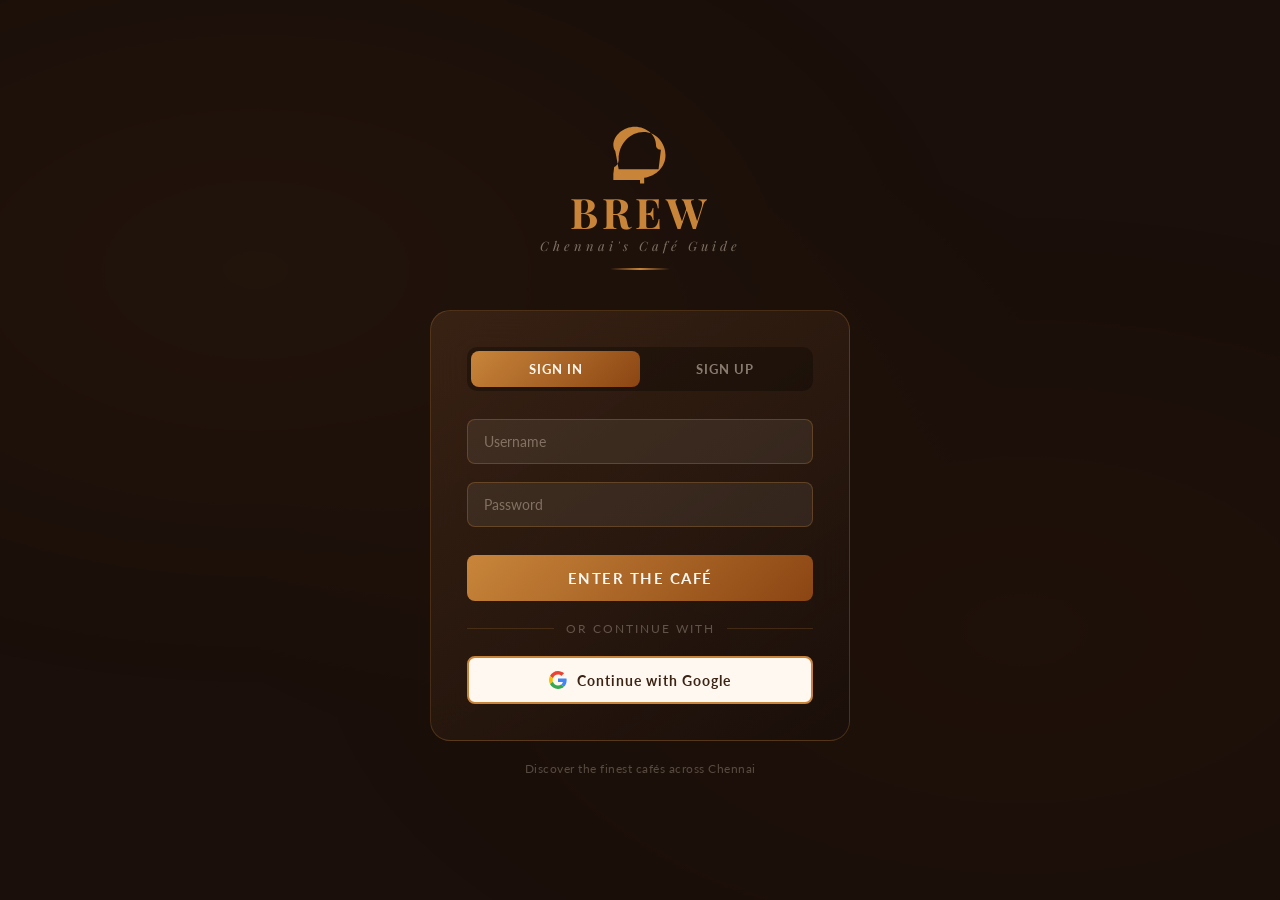
<file: brew.html>
<!DOCTYPE html>
<html lang="en">
<head>
  <meta charset="UTF-8" />
  <meta name="viewport" content="width=device-width, initial-scale=1.0" />
  <title>BREW — Chennai's Café Guide</title>
  <link href="https://fonts.googleapis.com/css2?family=Playfair+Display:ital,wght@0,400;0,700;1,400&family=Lato:wght@300;400;700&display=swap" rel="stylesheet" />
  <style>
    *, *::before, *::after { box-sizing: border-box; margin: 0; padding: 0; }
    html, body { height: 100%; }

    :root {
      --color-primary: #C8853A;
      --color-background: #1A0F0A;
      --color-text: #F5E6D3;
      --color-border: rgba(200,133,58,0.3);
    }

    body { font-family: 'Lato', sans-serif; background: var(--color-background); color: var(--color-text); min-height: 100vh; }

    /* Icon utilities */
    .icon-coffee { width: 24px; height: 24px; display: inline-flex; align-items: center; justify-content: center; color: var(--color-primary); }
    .icon-coffee-lg { width: 42px; height: 42px; }
    .icon-coffee-xl { width: 64px; height: 64px; }

    /* Accessibility */
    :focus-visible { outline: 2px solid var(--color-primary); outline-offset: 2px; }

    .sr-only {
      position: absolute;
      width: 1px;
      height: 1px;
      padding: 0;
      margin: -1px;
      overflow: hidden;
      clip: rect(0, 0, 0, 0);
      white-space: nowrap;
      border: 0;
    }

    @media (prefers-reduced-motion: reduce) {
      *, *::before, *::after {
        animation-duration: 0.01ms !important;
        animation-iteration-count: 1 !important;
        transition-duration: 0.01ms !important;
        scroll-behavior: auto !important;
      }
    }

    ::-webkit-scrollbar { width: 6px; }
    ::-webkit-scrollbar-track { background: #1A0F0A; }
    ::-webkit-scrollbar-thumb { background: rgba(200,133,58,0.4); border-radius: 3px; }

    /* BG decoration */
    #bg-deco { position: fixed; inset: 0; pointer-events: none; z-index: 0; opacity: 0.045; background: radial-gradient(ellipse 60% 50% at 20% 30%, #C8853A, transparent), radial-gradient(ellipse 60% 50% at 80% 70%, #8B4513, transparent); }

    /* ===== AUTH ===== */
    #auth-page { position: relative; z-index: 1; min-height: 100vh; display: flex; align-items: center; justify-content: center; padding: 20px; }
    .auth-wrap { width: 100%; max-width: 420px; }
    .auth-logo { text-align: center; margin-bottom: 40px; }
    .auth-logo .cup { font-size: 52px; margin-bottom: 8px; }
    .auth-logo h1 { font-family: 'Playfair Display', serif; font-size: 42px; color: #C8853A; letter-spacing: 4px; line-height: 1; }
    .auth-logo p { font-family: 'Playfair Display', serif; font-style: italic; color: rgba(245,230,211,0.45); font-size: 13px; letter-spacing: 4px; margin-top: 4px; }
    .auth-logo .divider-line { width: 60px; height: 2px; background: linear-gradient(90deg, transparent, #C8853A, transparent); margin: 14px auto 0; }
    .auth-card { background: linear-gradient(145deg, rgba(60,36,21,0.88), rgba(26,15,10,0.96)); border: 1px solid rgba(200,133,58,0.25); border-radius: 20px; padding: 36px; backdrop-filter: blur(20px); }
    .toggle-bar { display: flex; background: rgba(0,0,0,0.3); border-radius: 10px; padding: 4px; margin-bottom: 28px; }
    .toggle-btn { flex: 1; padding: 10px; border: none; border-radius: 8px; cursor: pointer; font-family: 'Lato', sans-serif; font-size: 13px; font-weight: 700; letter-spacing: 1px; text-transform: uppercase; transition: all 0.3s; background: transparent; color: rgba(245,230,211,0.5); }
    .toggle-btn.active { background: linear-gradient(135deg, #C8853A, #8B4513); color: #FFF8F0; }
    .fields { display: flex; flex-direction: column; gap: 14px; }
    .field-wrap { display: flex; flex-direction: column; gap: 4px; }
    .input-field { background: rgba(255,248,240,0.07); border: 1px solid rgba(200,133,58,0.3); border-radius: 8px; padding: 13px 16px; color: #F5E6D3; font-size: 14px; font-family: 'Lato', sans-serif; width: 100%; outline: none; transition: all 0.3s; }
    .input-field:focus { border-color: #C8853A; background: rgba(255,248,240,0.12); box-shadow: 0 0 0 3px rgba(200,133,58,0.15); }
    .input-field::placeholder { color: rgba(245,230,211,0.38); }
    .input-field.error { border-color: #E05C5C; }
    .err-msg { color: #E05C5C; font-size: 11px; font-family: 'Lato', sans-serif; }
    .brew-btn { background: linear-gradient(135deg, #C8853A, #8B4513); color: #FFF8F0; border: none; border-radius: 8px; padding: 14px 32px; font-size: 15px; font-family: 'Lato', sans-serif; font-weight: 700; letter-spacing: 1.5px; text-transform: uppercase; cursor: pointer; transition: all 0.3s; width: 100%; margin-top: 24px; }
    .brew-btn:hover { transform: translateY(-2px); box-shadow: 0 8px 25px rgba(200,133,58,0.4); background: linear-gradient(135deg, #E09A50, #A0522D); }
    .divider-or { display: flex; align-items: center; gap: 12px; color: rgba(245,230,211,0.3); font-size: 12px; letter-spacing: 2px; margin: 20px 0; }
    .divider-or::before, .divider-or::after { content: ''; flex: 1; height: 1px; background: rgba(200,133,58,0.2); }
    .google-btn { background: #FFF8F0; color: #3C2415; border: 2px solid #C8853A; border-radius: 8px; padding: 13px 32px; font-size: 14px; font-family: 'Lato', sans-serif; font-weight: 700; letter-spacing: 1px; cursor: pointer; transition: all 0.3s; width: 100%; display: flex; align-items: center; justify-content: center; gap: 10px; }
    .google-btn:hover { background: #FFF0DC; transform: translateY(-1px); box-shadow: 0 6px 20px rgba(200,133,58,0.2); }
    .auth-footer { text-align: center; margin-top: 20px; font-size: 12px; color: rgba(245,230,211,0.28); letter-spacing: 0.5px; }

    /* ===== CAFES PAGE ===== */
    #cafes-page { position: relative; z-index: 1; min-height: 100vh; display: none; }
    header { border-bottom: 1px solid rgba(200,133,58,0.15); padding: 16px 28px; display: flex; align-items: center; justify-content: space-between; background: rgba(26,15,10,0.85); backdrop-filter: blur(20px); position: sticky; top: 0; z-index: 50; }
    .header-logo { display: flex; align-items: center; gap: 12px; }
    .header-logo h1 { font-family: 'Playfair Display', serif; font-size: 22px; color: #C8853A; letter-spacing: 2px; line-height: 1; }
    .header-logo span { font-size: 10px; color: rgba(245,230,211,0.4); letter-spacing: 3px; display: block; }
    .header-nav a { padding: 8px 16px; border-radius: 8px; font-size: 13px; font-weight: 600; letter-spacing: 0.5px; color: rgba(245,230,211,0.5); transition: all 0.3s; cursor: pointer; }
    .header-nav a:hover { color: #C8853A; background: rgba(200,133,58,0.1); }
    .header-nav a:focus-visible { outline: 2px solid #C8853A; outline-offset: 2px; }
    .header-nav a.active { color: #C8853A; background: rgba(200,133,58,0.15); }
    .header-right { display: flex; align-items: center; gap: 16px; }
    .welcome-txt { font-size: 13px; color: rgba(245,230,211,0.55); }
    .welcome-txt strong { color: #C8853A; }
    .signout-btn { background: transparent; border: 1px solid rgba(200,133,58,0.3); color: rgba(245,230,211,0.5); border-radius: 6px; padding: 7px 14px; cursor: pointer; font-family: 'Lato', sans-serif; font-size: 12px; letter-spacing: 1px; transition: all 0.3s; }
    .signout-btn:hover { border-color: #C8853A; color: #C8853A; }
    .signout-btn:focus-visible { outline: 2px solid #C8853A; outline-offset: 2px; }
    .hero { padding: 48px 24px 28px; text-align: center; max-width: 700px; margin: 0 auto; }
    .hero .eyebrow { font-family: 'Playfair Display', serif; font-style: italic; color: rgba(200,133,58,0.7); font-size: 13px; letter-spacing: 4px; margin-bottom: 12px; }
    .hero h2 { font-family: 'Playfair Display', serif; font-size: clamp(26px, 5vw, 44px); font-weight: 700; color: #F5E6D3; line-height: 1.2; margin-bottom: 12px; }
    .hero h2 span { color: #C8853A; }
    .hero p { font-size: 15px; color: rgba(245,230,211,0.5); line-height: 1.7; }
    .controls { max-width: 1100px; margin: 0 auto; padding: 0 24px 24px; }
    .search-box { background: rgba(255,248,240,0.07); border: 1.5px solid var(--color-border); border-radius: 50px; padding: 13px 22px; color: var(--color-text); font-size: 14px; font-family: 'Lato', sans-serif; outline: none; transition: all 0.3s; width: 100%; max-width: 480px; margin-bottom: 18px; cursor: pointer; }
    .search-box:focus { border-color: var(--color-primary); background: rgba(255,248,240,0.1); box-shadow: 0 0 0 3px rgba(200,133,58,0.12); }
    .search-box:focus-visible { outline: 2px solid var(--color-primary); outline-offset: 2px; }
    .search-box::placeholder { color: rgba(245,230,211,0.33); }
    .area-pills { display: flex; gap: 10px; flex-wrap: wrap; }
    .area-pill { padding: 8px 18px; border-radius: 25px; font-family: 'Lato', sans-serif; font-size: 13px; font-weight: 700; letter-spacing: 0.5px; cursor: pointer; transition: all 0.25s; border: 1.5px solid var(--color-border); background: transparent; color: rgba(245,230,211,0.55); }
    .area-pill.active { background: linear-gradient(135deg, #C8853A, #8B4513); border-color: transparent; color: #FFF8F0; box-shadow: 0 4px 15px rgba(200,133,58,0.3); }
    .area-pill:hover:not(.active) { border-color: #C8853A; color: #C8853A; }
    .area-pill:focus-visible { outline: 2px solid var(--color-primary); outline-offset: 2px; }
    .result-count { font-size: 12px; color: rgba(245,230,211,0.3); margin-top: 14px; letter-spacing: 1px; }
    .grid { max-width: 1100px; margin: 0 auto; padding: 0 24px 60px; display: grid; grid-template-columns: repeat(auto-fill, minmax(300px, 1fr)); gap: 20px; }
    .cafe-card { background: linear-gradient(145deg, rgba(60,36,21,0.9), rgba(40,20,10,0.95)); border: 1px solid rgba(200,133,58,0.2); border-radius: 16px; padding: 24px; cursor: pointer; transition: all 0.35s; position: relative; overflow: hidden; }
    .cafe-card-image {
      width: calc(100% + 48px);
      height: 180px;
      margin: -24px -24px 16px -24px;
      overflow: hidden;
      border-radius: 16px 16px 0 0;
    }
    .cafe-card-image img {
      width: 100%;
      height: 100%;
      object-fit: cover;
      display: block;
    }
    .cafe-card::before { content: ''; position: absolute; top: 0; left: 0; right: 0; height: 3px; background: linear-gradient(90deg, transparent, rgba(200,133,58,0.8), transparent); opacity: 0; transition: opacity 0.3s; }
    .cafe-card:hover { transform: translateY(-4px); border-color: rgba(200,133,58,0.5); box-shadow: 0 20px 50px rgba(0,0,0,0.5), 0 0 30px rgba(200,133,58,0.1); }
    .cafe-card:hover::before { opacity: 1; }
    .cafe-card:focus-visible { outline: 2px solid var(--color-primary); outline-offset: 4px; }
    .card-top { display: flex; justify-content: space-between; align-items: flex-start; margin-bottom: 14px; }
    .card-icon { width: 52px; height: 52px; border-radius: 14px; display: flex; align-items: center; justify-content: center; font-size: 24px; }
    .card-rating { text-align: right; }
    .card-rating .stars { color: #C8853A; font-size: 14px; letter-spacing: 1px; }
    .card-rating .rev-count { font-size: 11px; color: rgba(245,230,211,0.38); margin-top: 2px; }
    .card-name { font-family: 'Playfair Display', serif; font-size: 18px; color: #F5E6D3; margin-bottom: 4px; line-height: 1.3; }
    .card-meta { font-size: 12px; color: #C8853A; margin-bottom: 10px; letter-spacing: 0.5px; }
    .card-desc { font-size: 13px; color: rgba(245,230,211,0.6); line-height: 1.6; margin-bottom: 16px; }
    .tags { display: flex; flex-wrap: wrap; gap: 6px; margin-bottom: 14px; }
    .tag { background: rgba(200,133,58,0.13); border: 1px solid rgba(200,133,58,0.3); color: #C8853A; border-radius: 20px; padding: 3px 10px; font-size: 11px; letter-spacing: 0.5px; }
    .card-footer { border-top: 1px solid rgba(200,133,58,0.1); padding-top: 12px; display: flex; justify-content: space-between; align-items: center; }
    .card-hours { font-size: 11px; color: rgba(245,230,211,0.33); letter-spacing: 0.5px; }
    .card-view { font-size: 11px; color: #C8853A; letter-spacing: 1px; }
    .empty-state { grid-column: 1 / -1; text-align: center; padding: 80px 20px; }
    .empty-state .cup { font-size: 48px; margin-bottom: 16px; }
    .empty-state h3 { font-family: 'Playfair Display', serif; font-size: 20px; color: rgba(245,230,211,0.4); }
    .empty-state p { font-size: 13px; color: rgba(245,230,211,0.23); margin-top: 8px; }

    /* ===== MODAL ===== */
    #modal-overlay { position: fixed; inset: 0; background: rgba(0,0,0,0.85); backdrop-filter: blur(8px); z-index: 100; display: none; align-items: center; justify-content: center; padding: 20px; animation: fadeIn 0.2s ease; }
    #modal-overlay.open { display: flex; }
    .modal-box { background: linear-gradient(145deg, #2D1810, #1A0F0A); border: 1px solid rgba(200,133,58,0.35); border-radius: 20px; padding: 36px; max-width: 500px; width: 100%; position: relative; animation: slideUp 0.3s ease; max-height: 85vh; overflow-y: auto; }
    .modal-close { position: absolute; top: 16px; right: 16px; background: rgba(200,133,58,0.15); border: 1px solid rgba(200,133,58,0.3); color: #C8853A; width: 32px; height: 32px; border-radius: 50%; cursor: pointer; font-size: 16px; display: flex; align-items: center; justify-content: center; transition: all 0.3s; }
    .modal-close:hover { background: rgba(200,133,58,0.3); }
    .modal-cup { font-size: 42px; margin-bottom: 16px; }
    .modal-name { font-family: 'Playfair Display', serif; font-size: 26px; color: #F5E6D3; margin-bottom: 6px; }
    .modal-addr { font-size: 13px; color: #C8853A; margin-bottom: 16px; letter-spacing: 0.5px; }
    .modal-stats { display: flex; gap: 16px; margin-bottom: 20px; flex-wrap: wrap; }
    .stat-box { background: rgba(200,133,58,0.1); border: 1px solid rgba(200,133,58,0.2); border-radius: 10px; padding: 12px 18px; }
    .stat-label { font-size: 11px; color: rgba(245,230,211,0.38); letter-spacing: 1px; margin-bottom: 4px; text-transform: uppercase; }
    .stat-value { color: #C8853A; font-size: 16px; font-weight: 700; }
    .stat-sub { font-size: 11px; color: rgba(245,230,211,0.33); }
    .modal-desc { font-size: 14px; color: rgba(245,230,211,0.7); line-height: 1.7; margin-bottom: 20px; }
    .modal-vibes-label { font-size: 11px; color: rgba(245,230,211,0.38); letter-spacing: 2px; text-transform: uppercase; margin-bottom: 10px; }
    .modal-info { border-top: 1px solid rgba(200,133,58,0.15); padding-top: 18px; display: flex; flex-direction: column; gap: 10px; margin-top: 18px; }
    .modal-info-row { display: flex; align-items: center; gap: 10px; font-size: 13px; color: rgba(245,230,211,0.6); }

    /* ===== TOAST ===== */
    #toast { position: fixed; bottom: 30px; left: 50%; transform: translateX(-50%) translateY(20px); background: linear-gradient(135deg, #C8853A, #8B4513); color: #FFF8F0; padding: 14px 28px; border-radius: 50px; font-size: 14px; font-weight: 700; z-index: 999; opacity: 0; transition: all 0.3s ease; box-shadow: 0 8px 30px rgba(200,133,58,0.4); pointer-events: none; white-space: nowrap; }
    #toast.show { opacity: 1; transform: translateX(-50%) translateY(0); }

    @keyframes fadeIn { from { opacity: 0 } to { opacity: 1 } }
    @keyframes slideUp { from { transform: translateY(30px); opacity: 0 } to { transform: translateY(0); opacity: 1 } }

    @media (max-width: 600px) {
      header { padding: 12px 16px; }
      .header-right .welcome-txt { display: none; }
      .hero { padding: 32px 16px 20px; }
      .controls, .grid { padding-left: 16px; padding-right: 16px; }
    }
  </style>
</head>
<body>

<div id="bg-deco"></div>

<!-- ===== AUTH PAGE ===== -->
<div id="auth-page">
  <div class="auth-wrap">
    <div class="auth-logo">
      <svg class="icon-coffee icon-coffee-xl" fill="currentColor" viewBox="0 0 24 24" aria-hidden="true">
        <path d="M2 21v-2.258l.316-2.632C3.604 15.518 4 14.392 4 13.186 4 7.365 8.363 3 13.318 3c4.562 0 8.249 3.898 8.249 8.724 0 4.297-3.422 7.802-8.001 8.462v2.112h-1.56V21H2zm2-4h14.959l.881-7.375C18.258 9.461 18 8.653 18 7.746 18 4.12 14.366 1 10.097 1S2.196 4.12 2 7.746c0 .908.258 1.715.719 2.38L4 17z"/>
      </svg>
      <h1>BREW</h1>
      <p>Chennai's Café Guide</p>
      <div class="divider-line"></div>
    </div>
    <div class="auth-card">
      <div class="toggle-bar">
        <button class="toggle-btn active" id="btn-signin" onclick="switchMode('signin')">Sign In</button>
        <button class="toggle-btn" id="btn-signup" onclick="switchMode('signup')">Sign Up</button>
      </div>
      <div class="fields" id="fields">
        <!-- injected by JS -->
      </div>
      <button class="brew-btn" id="auth-submit">Enter the Café</button>
      <div class="divider-or">OR CONTINUE WITH</div>
      <button class="google-btn" onclick="googleSignIn()">
        <svg width="18" height="18" viewBox="0 0 48 48">
          <path fill="#EA4335" d="M24 9.5c3.54 0 6.71 1.22 9.21 3.6l6.85-6.85C35.9 2.38 30.47 0 24 0 14.62 0 6.51 5.38 2.56 13.22l7.98 6.19C12.43 13.72 17.74 9.5 24 9.5z"/>
          <path fill="#4285F4" d="M46.98 24.55c0-1.57-.15-3.09-.38-4.55H24v9.02h12.94c-.58 2.96-2.26 5.48-4.78 7.18l7.73 6c4.51-4.18 7.09-10.36 7.09-17.65z"/>
          <path fill="#FBBC05" d="M10.53 28.59c-.48-1.45-.76-2.99-.76-4.59s.27-3.14.76-4.59l-7.98-6.19C.92 16.46 0 20.12 0 24c0 3.88.92 7.54 2.56 10.78l7.97-6.19z"/>
          <path fill="#34A853" d="M24 48c6.48 0 11.93-2.13 15.89-5.81l-7.73-6c-2.18 1.48-4.97 2.31-8.16 2.31-6.26 0-11.57-4.22-13.47-9.91l-7.98 6.19C6.51 42.62 14.62 48 24 48z"/>
        </svg>
        Continue with Google
      </button>
    </div>
    <p class="auth-footer">Discover the finest cafés across Chennai</p>
  </div>
</div>

<!-- ===== CAFES PAGE ===== -->
<div id="cafes-page">
  <header>
    <div class="header-logo">
      <div style="font-size:26px">☕</div>
      <div>
        <h1>BREW</h1>
        <span>CHENNAI CAFÉS</span>
      </div>
    </div>
    <div class="header-right">
      <p class="welcome-txt">Hi, <strong id="user-display"></strong></p>
      <button class="signout-btn" onclick="signOut()">SIGN OUT</button>
    </div>
  </header>

  <div class="hero">
    <p class="eyebrow">EXPLORE</p>
    <h2>Chennai's Finest <span>Coffee Haunts</span></h2>
    <p id="hero-sub">12 handpicked cafés, from serene garden retreats to specialty roasteries</p>
  </div>

  <div class="controls">
    <label for="search-input" class="sr-only">Search cafés, areas, and vibes</label>
    <input class="search-box" type="text" placeholder="🔍  Search cafés, areas, vibes..." id="search-input" oninput="filterCafes()" />
    <div class="area-pills" id="area-pills"></div>
    <p class="result-count" id="result-count"></p>
  </div>

  <div class="grid" id="cafe-grid"></div>
</div>

<!-- ===== MODAL ===== -->
<div id="modal-overlay" onclick="closeModal(event)">
  <div class="modal-box" id="modal-box">
    <button class="modal-close" onclick="closeModalBtn()">✕</button>
    <div id="modal-content"></div>
  </div>
</div>

<script>
  // ===== DATA =====
  const CAFES = [
    { id:1, name:"Café Coffee Day", address:"56, Usman Rd, T. Nagar, Chennai", area:"T. Nagar", rating:4.1, reviews:8234, price:"₹₹", hours:"8:00 AM – 11:00 PM", phone:"+91 44 2434 5678", tags:["Coffee Chain","Family Friendly","Budget","WiFi"], description:"India's largest coffee chain serving a variety of coffees, snacks, and light meals in a casual setting.", emoji:"☕", color:"#009639", imagePath:'/images/cafe_001.jpg' },
    { id:2, name:"The Filter Coffee", address:"32, Bazaar Rd, Mylapore, Chennai", area:"Mylapore", rating:4.5, reviews:5342, price:"₹₹", hours:"7:00 AM – 10:00 PM", phone:"+91 44 2498 1234", tags:["South Indian","Authentic","Breakfast","Filter Coffee"], description:"Traditional South Indian café famous for authentic filter coffee, idli, dosa, and other breakfast specialties. A slice of Chennai's coffee culture.", emoji:"🍵", color:"#8B4513", imagePath:'/images/cafe_003.jpg' },
    { id:3, name:"Café Oro", address:"56, Santhome High Rd, Egmore, Chennai", area:"Egmore", rating:4.1, reviews:2134, price:"₹₹", hours:"11:00 AM – 10:00 PM", phone:"+91 44 2819 3456", tags:["European","Italian","Pasta","Coffee"], description:"European-style café serving Italian pastas, sandwiches, and coffee. Features both indoor and outdoor seating with a relaxed, casual vibe.", emoji:"🍝", color:"#DAA520", imagePath:'/images/cafe_012.jpg' },
    { id:4, name:"The Teapot", address:"19, Sardar Patel Rd, Adyar, Chennai", area:"Adyar", rating:4.4, reviews:4821, price:"₹₹₹", hours:"10:00 AM – 9:00 PM", phone:"+91 44 2445 6789", tags:["Tea Specialty","Garden","Brunch","Vintage"], description:"Charming tea room with an extensive collection of teas from around the world, alongside delicious baked goods and light meals in a serene garden setting.", emoji:"🍵", color:"#2E8B57", imagePath:'/images/cafe_004.jpg' },
    { id:5, name:"Wild Café", address:"12, Purasawalkam High Rd, Kilpauk, Chennai", area:"Kilpauk", rating:4.3, reviews:3890, price:"₹₹₹", hours:"8:00 AM – 11:00 PM", phone:"+91 44 2645 8901", tags:["European","Bakery","Breakfast","Outdoor Seating"], description:"European-style café known for its rustic ambiance, freshly baked pastries, sandwiches, and all-day breakfast options. Popular among expats and locals alike.", emoji:"🥐", color:"#D2691E", imagePath:'/images/cafe_005.jpg' },
    { id:6, name:"The Belgian Waffle Co", address:"24, Haddows Rd, Nungambakkam, Chennai", area:"Nungambakkam", rating:4.4, reviews:5123, price:"₹₹₹", hours:"10:00 AM – 10:00 PM", phone:"+91 44 4210 3344", tags:["Waffles","Desserts","Specialty","Instagrammable"], description:"Specialty waffle café offering thick Belgian waffles with a variety of toppings, ice creams, and sauces. A dessert lover's paradise.", emoji:"🧇", color:"#F5DEB3", imagePath:'/images/cafe_007.jpg' },
    { id:7, name:"SGL - San Thome Gourmet", address:"149, Santhome High Rd, San Thome, Chennai", area:"San Thome", rating:4.0, reviews:2876, price:"₹₹", hours:"8:00 AM – 10:00 PM", phone:"+91 44 2498 0011", tags:["Bakery","Historic","Cakes","Local Favorite"], description:"Chennai's iconic bakery and café established in 1948. Famous for its cakes, pastries, and savouries. A beloved local institution with a rich heritage.", emoji:"🎂", color:"#FFD700", imagePath:'/images/cafe_008.jpg' },
    { id:8, name:"Kafe Kurac", address:"17/1, Purasawalkam High Rd, Kilpauk, Chennai", area:"Kilpauk", rating:4.6, reviews:6782, price:"₹₹₹", hours:"8:00 AM – 11:00 PM", phone:"+91 44 2642 5678", tags:["Breakfast","Biryani","Cafe","Family Dining"], description:"Popular café serving delicious breakfast, biryani, and coffee in a cozy, modern setting. Famous for its all-day breakfast and weekend crowds.", emoji:"🍳", color:"#FF6347", imagePath:'/images/cafe_009.jpg' },
    { id:9, name:"Bake 'n Flake", address:"10, 6th Ave, Besant Nagar, Chennai", area:"Besant Nagar", rating:4.3, reviews:3456, price:"₹₹₹", hours:"9:00 AM – 9:00 PM", phone:"+91 44 2441 9988", tags:["Bakery","Pastries","Cakes","Brunch"], description:"Artisan bakery and café offering freshly baked breads, pastries, cakes, and sandwiches. Known for quality ingredients and creative flavors.", emoji:"🥖", color:"#DEB887", imagePath:'/images/cafe_010.jpg' },
    { id:10, name:"The Koffee Couple", address:"8/1, Luz Church Rd, Alwarpet, Chennai", area:"Alwarpet", rating:4.4, reviews:2890, price:"₹₹₹", hours:"10:00 AM – 9:00 PM", phone:"+91 44 4211 2233", tags:["Coffee Roasters","Specialty Coffee","Cozy","Gourmet"], description:"Intimate specialty coffee shop focusing on single-origin beans, pour-overs, and latte art. Perfect for coffee connoisseurs seeking a quiet retreat.", emoji:"🎯", color:"#2F4F4F", imagePath:'/images/cafe_011.jpg' },
    { id:11, name:"Beachville Coffee Roasters", address:"99, St Marys Rd, Alwarpet, Chennai", area:"Alwarpet", rating:4.3, reviews:713, price:"₹₹", hours:"7:00 AM – 9:45 PM", phone:"+91 96770 53244", tags:["Specialty Coffee","Early Bird","Roastery"], description:"Expertly crafted specialty coffee with magical flavor combinations like elderflower work tonic.", emoji:"🫘", color:"#6B3A1A", imagePath:'/images/cafe_013.jpg' },
    { id:12, name:"GLOW CAFE", address:"Haddows Road, AJ Block, Nungambakkam, Chennai", area:"Nungambakkam", rating:4.3, reviews:988, price:"₹₹", hours:"11:00 AM – 11:00 PM", phone:"+91 90439 43705", tags:["Aesthetic","Vegetarian","Cozy"], description:"Calm, picture-perfect vibe with warm interiors — great tiramisu and authentic Italian pastas.", emoji:"💫", color:"#3A2A5C", imagePath:'/images/cafe_014.jpg' }
  ];

  const AREAS = ["All", ...new Set(CAFES.map(c => c.area))];
  let currentMode = "signin";
  let currentArea = "All";
  let currentUser = null;

  // ===== AUTH =====
  function switchMode(mode) {
    currentMode = mode;
    document.getElementById('btn-signin').classList.toggle('active', mode === 'signin');
    document.getElementById('btn-signup').classList.toggle('active', mode === 'signup');
    document.getElementById('auth-submit').textContent = mode === 'signin' ? 'Enter the Café ☕' : 'Join the Community ✨';
    renderFields();
  }

  function renderFields() {
    const container = document.getElementById('fields');
    if (currentMode === 'signup') {
      container.innerHTML = `
        <div class="field-wrap">
          <input class="input-field" id="f-name" placeholder="Full Name" type="text"/>
          <span class="err-msg" id="e-name"></span>
        </div>
        <div class="field-wrap">
          <input class="input-field" id="f-username" placeholder="Username" type="text"/>
          <span class="err-msg" id="e-username"></span>
        </div>
        <div class="field-wrap">
          <input class="input-field" id="f-phone" placeholder="Phone Number (10 digits)" type="tel" maxlength="10"/>
          <span class="err-msg" id="e-phone"></span>
        </div>
        <div class="field-wrap">
          <input class="input-field" id="f-pass" placeholder="Password (min 6 chars)" type="password"/>
          <span class="err-msg" id="e-pass"></span>
        </div>`;
    } else {
      container.innerHTML = `
        <div class="field-wrap">
          <input class="input-field" id="f-username" placeholder="Username" type="text"/>
          <span class="err-msg" id="e-username"></span>
        </div>
        <div class="field-wrap">
          <input class="input-field" id="f-pass" placeholder="Password" type="password"/>
          <span class="err-msg" id="e-pass"></span>
        </div>`;
    }
  }

  function clearErr(id) { const el = document.getElementById(id); if (el) { el.textContent = ''; } }
  function setErr(id, msg) { const el = document.getElementById(id); if (el) { el.textContent = msg; const inp = document.getElementById(id.replace('e-','f-')); if(inp) inp.classList.add('error'); } }

  document.addEventListener('DOMContentLoaded', () => {
    renderFields();
    document.getElementById('auth-submit').addEventListener('click', handleAuth);
    buildAreaPills();
  });

  function handleAuth() {
    let valid = true;
    ['e-name','e-username','e-phone','e-pass'].forEach(id => clearErr(id));
    ['f-name','f-username','f-phone','f-pass'].forEach(id => { const el = document.getElementById(id); if(el) el.classList.remove('error'); });

    const username = (document.getElementById('f-username') || {}).value || '';
    const pass = (document.getElementById('f-pass') || {}).value || '';

    if (!username.trim()) { setErr('e-username','Username is required'); valid = false; }
    if (!pass || pass.length < 6) { setErr('e-pass','Password must be at least 6 characters'); valid = false; }

    if (currentMode === 'signup') {
      const name = (document.getElementById('f-name') || {}).value || '';
      const phone = (document.getElementById('f-phone') || {}).value || '';
      if (!name.trim()) { setErr('e-name','Name is required'); valid = false; }
      if (!/^[6-9]\d{9}$/.test(phone)) { setErr('e-phone','Enter a valid 10-digit Indian number'); valid = false; }
      if (valid) {
        currentUser = { name, username };
        enterApp(name);
      }
    } else {
      if (valid) {
        currentUser = { name: username, username };
        enterApp(username);
      }
    }
  }

  function googleSignIn() {
    currentUser = { name: 'Google User', username: 'google_user' };
    enterApp('Google User');
  }

  function enterApp(name) {
    document.getElementById('auth-page').style.display = 'none';
    document.getElementById('cafes-page').style.display = 'block';
    document.getElementById('user-display').textContent = name;
    showToast('Welcome, ' + name + '! ☕');
    renderGrid(CAFES);
  }

  function signOut() {
    document.getElementById('cafes-page').style.display = 'none';
    document.getElementById('auth-page').style.display = 'flex';
    currentUser = null;
    currentArea = 'All';
    document.getElementById('search-input').value = '';
    switchMode('signin');
    document.querySelectorAll('.area-pill').forEach((p,i) => p.classList.toggle('active', i===0));
  }

  // ===== CAFES =====
  function buildAreaPills() {
    const container = document.getElementById('area-pills');
    container.innerHTML = AREAS.map((area, i) =>
      `<button class="area-pill${i===0?' active':''}" onclick="selectArea('${area}', this)">${area}</button>`
    ).join('');
  }

  function selectArea(area, btn) {
    currentArea = area;
    document.querySelectorAll('.area-pill').forEach(p => p.classList.remove('active'));
    btn.classList.add('active');
    filterCafes();
  }

  function filterCafes() {
    const q = document.getElementById('search-input').value.toLowerCase();
    const filtered = CAFES.filter(c => {
      const matchArea = currentArea === 'All' || c.area === currentArea;
      const matchQ = !q || c.name.toLowerCase().includes(q) || c.area.toLowerCase().includes(q) || c.tags.some(t => t.toLowerCase().includes(q)) || c.description.toLowerCase().includes(q);
      return matchArea && matchQ;
    });
    renderGrid(filtered);
  }

  function renderGrid(list) {
    const grid = document.getElementById('cafe-grid');
    document.getElementById('result-count').textContent = list.length + (list.length === 1 ? ' café found' : ' cafés found');
    if (!list.length) {
      grid.innerHTML = `<div class="empty-state"><svg class="icon-coffee icon-coffee-xl" fill="currentColor" viewBox="0 0 24 24" aria-hidden="true"><path d="M2 21v-2.258l.316-2.632C3.604 15.518 4 14.392 4 13.186 4 7.365 8.363 3 13.318 3c4.562 0 8.249 3.898 8.249 8.724 0 4.297-3.422 7.802-8.001 8.462v2.112h-1.56V21H2zm2-4h14.959l.881-7.375C18.258 9.461 18 8.653 18 7.746 18 4.12 14.366 1 10.097 1S2.196 4.12 2 7.746c0 .908.258 1.715.719 2.38L4 17z"/></svg><h3>No cafés found</h3><p>Try a different search or area</p></div>`;
      return;
    }
    grid.innerHTML = list.map(c => `
      <div class="cafe-card" tabindex="0" role="button" aria-label="View details for ${c.name}" onclick="openModal(${c.id})" onkeydown="if(event.key === 'Enter') openModal(${c.id})">
        <div class="cafe-card-image">
          <img src="${c.imagePath || '/images/placeholder.jpg'}" alt="${c.name}" onerror="this.style.display='none'">
        </div>
        <div class="card-top">
          <div class="card-icon" style="background:${c.color}40; border: 1.5px solid ${c.color}60">${c.emoji}</div>
          <div class="card-rating">
            <div class="stars">${'★'.repeat(Math.floor(c.rating))}${'☆'.repeat(5-Math.floor(c.rating))}</div>
            <div class="rev-count">${c.reviews.toLocaleString()} reviews</div>
          </div>
        </div>
        <h3 class="card-name">${c.name}</h3>
        <p class="card-meta">📍 ${c.area} · ${c.price}</p>
        <p class="card-desc">${c.description}</p>
        <div class="tags">${c.tags.map(t => `<span class="tag">${t}</span>`).join('')}</div>
        <div class="card-footer">
          <span class="card-hours">🕐 ${c.hours}</span>
          <span class="card-view">VIEW →</span>
        </div>
      </div>`).join('');
  }

  // ===== MODAL =====
  function openModal(id) {
    const c = CAFES.find(x => x.id === id);
    if (!c) return;
    document.getElementById('modal-content').innerHTML = `
      <div class="modal-cup">${c.emoji}</div>
      <h2 class="modal-name">${c.name}</h2>
      <p class="modal-addr">📍 ${c.address}</p>
      <div class="modal-stats">
        <div class="stat-box">
          <div class="stat-label">Rating</div>
          <div class="stat-value">★ ${c.rating}</div>
          <div class="stat-sub">${c.reviews.toLocaleString()} reviews</div>
        </div>
        <div class="stat-box">
          <div class="stat-label">Price</div>
          <div class="stat-value">${c.price}</div>
        </div>
      </div>
      <p class="modal-desc">${c.description}</p>
      <div class="modal-vibes-label">VIBES</div>
      <div class="tags">${c.tags.map(t => `<span class="tag">${t}</span>`).join('')}</div>
      <div class="modal-info">
        <div class="modal-info-row"><span>🕐</span><span>${c.hours}</span></div>
        <div class="modal-info-row"><span>📞</span><span>${c.phone}</span></div>
      </div>`;
    document.getElementById('modal-overlay').classList.add('open');
  }

  function closeModal(e) {
    if (e.target === document.getElementById('modal-overlay')) closeModalBtn();
  }
  function closeModalBtn() {
    document.getElementById('modal-overlay').classList.remove('open');
  }

  // ===== TOAST =====
  // Disabled: toast component removed
  function showToast(msg) {
    // No-op; toast removed
  }

  // keyboard esc to close modal
  document.addEventListener('keydown', e => { if (e.key === 'Escape') closeModalBtn(); });
</script>
</body>
</html>
</file>
